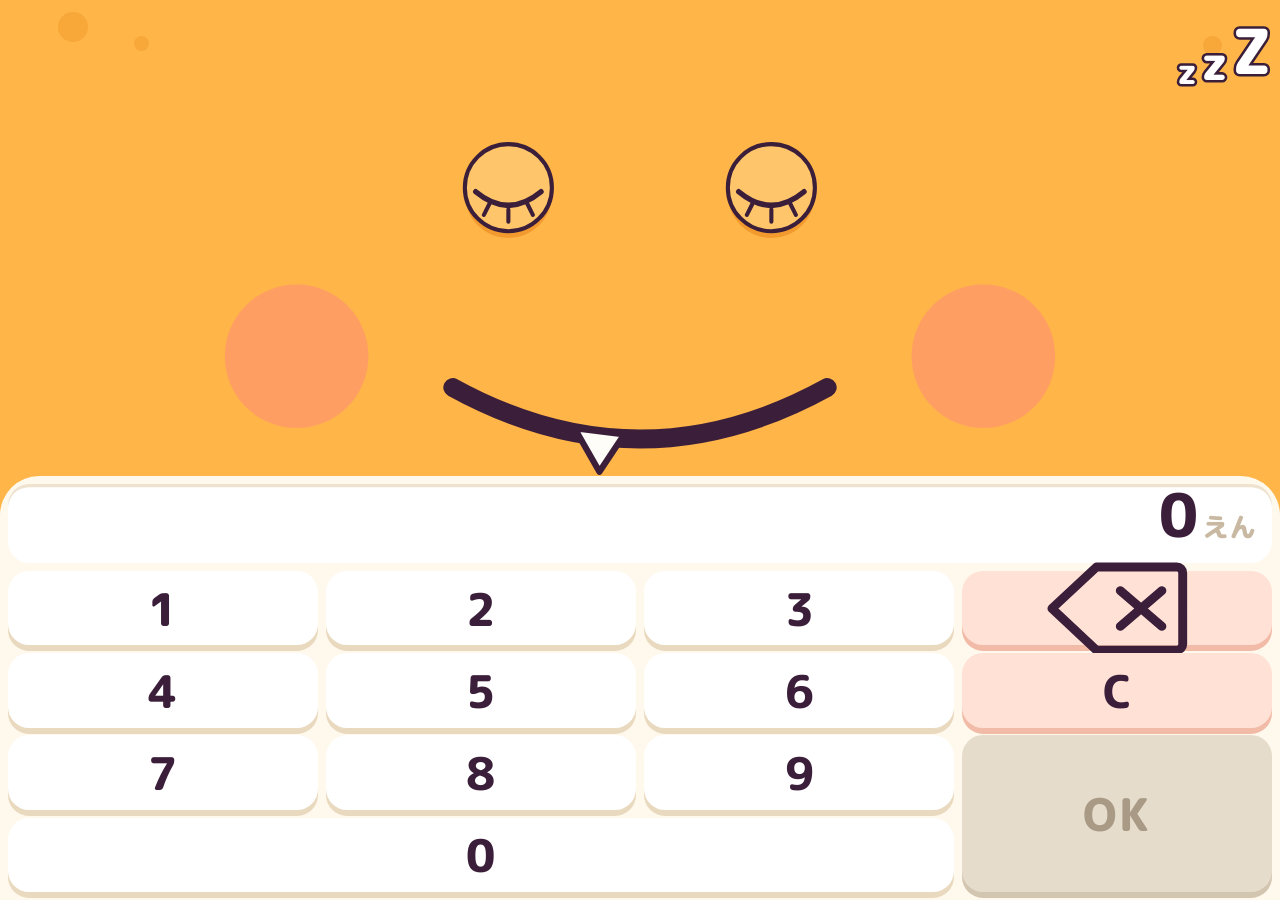
<file: index.html>
<!doctype html>
<html lang="ja">
<head>
<meta charset="utf-8">
<meta name="viewport" content="width=device-width, initial-scale=1, maximum-scale=1, user-scalable=no, viewport-fit=cover">
<meta name="apple-mobile-web-app-capable" content="yes">
<meta name="apple-mobile-web-app-title" content="かいけいモンスター">
<meta name="apple-mobile-web-app-status-bar-style" content="black-translucent">
<meta name="theme-color" content="#FFB547">
<meta name="description" content="3歳児のままごと用レジ。画面のお金の絵の上に本物のお金を並べて金額感を体で覚える。">
<title>かいけいモンスター</title>
<link rel="manifest" href="manifest.webmanifest">
<link rel="apple-touch-icon" href="icons/icon-180.png">
<link rel="icon" href="icons/icon.svg" type="image/svg+xml">
<!-- デザイン指定フォント。オフライン時は端末のヒラギノ丸ゴに自動で落ちる（README参照） -->
<link rel="preconnect" href="https://fonts.gstatic.com" crossorigin>
<link rel="stylesheet" href="https://fonts.googleapis.com/css2?family=M+PLUS+Rounded+1c:wght@500;800&amp;display=swap">
<link rel="stylesheet" href="css/base.css">
<link rel="stylesheet" href="css/skin.css">
</head>
<body data-state="sleep" data-mode="fine" data-empty="1">

<!-- ===================== SKIN: おかねのイラスト =====================
     原本は skin/money.svg。差し替えるときはこのブロックごと入れ替える。
     ★守ること: 本物の紙幣・硬貨に似せない（通貨及証券模造取締法）。
     ★viewBox の縦横比は実寸比（お札 1500:760、硬貨は正方形）。大きさはJSが決める。
     ====================================================================== -->
<svg id="money-defs" aria-hidden="true" focusable="false">
  <defs>
    <symbol id="m-coin1" viewBox="0 0 100 100">
      <circle cx="50" cy="50" r="48" fill="#A9BFCB"></circle>
      <circle cx="50" cy="50" r="42" fill="#E8EEF2"></circle>
      <circle cx="50" cy="50" r="36" fill="none" stroke="#A9BFCB" stroke-opacity=".95" stroke-width="2.5"></circle>
      <circle cx="50" cy="50" r="31" fill="none" stroke="#A9BFCB" stroke-opacity=".7" stroke-width="1.6"></circle>
      <text x="50" y="62" text-anchor="middle" class="km-num" font-size="40" fill="#3B1F3A">1</text>
      <text x="50" y="80" text-anchor="middle" class="km-num" font-size="12" fill="#3B1F3A">えん</text>
    </symbol>
    <symbol id="m-coin5" viewBox="0 0 100 100">
      <path d="M2 50 A48 48 0 1 0 98 50 A48 48 0 1 0 2 50 Z M38.6 50 A11.4 11.4 0 1 1 61.4 50 A11.4 11.4 0 1 1 38.6 50 Z" fill="#C79A1C" fill-rule="evenodd"></path>
      <path d="M8 50 A42 42 0 1 0 92 50 A42 42 0 1 0 8 50 Z M36 50 A14 14 0 1 1 64 50 A14 14 0 1 1 36 50 Z" fill="#F2C64B" fill-rule="evenodd"></path>
      <circle cx="50" cy="50" r="30" fill="none" stroke="#C79A1C" stroke-opacity=".9" stroke-width="2.5" stroke-dasharray="5 6"></circle>
      <text x="50" y="30" text-anchor="middle" class="km-num" font-size="26" fill="#3B1F3A">5</text>
      <text x="50" y="83" text-anchor="middle" class="km-num" font-size="12" fill="#3B1F3A">えん</text>
    </symbol>
    <symbol id="m-coin10" viewBox="0 0 100 100">
    <circle cx="50" cy="50" r="48" fill="#E06F2A"></circle>
    <circle cx="50" cy="50" r="42" fill="#FF9A52"></circle>
    <circle cx="50" cy="50" r="36" fill="none" stroke="#FFFFFF" stroke-opacity=".7" stroke-width="2.5" stroke-dasharray="4 5"></circle>
    <text x="50" y="61" text-anchor="middle" class="km-num" font-weight="800" font-size="36" fill="#3B1F3A">10</text>
    <text x="50" y="80" text-anchor="middle" class="km-num" font-weight="800" font-size="12" fill="#3B1F3A">えん</text>
    </symbol>
    <symbol id="m-coin50" viewBox="0 0 100 100">
    <path d="M2 50 A48 48 0 1 0 98 50 A48 48 0 1 0 2 50 Z M40.5 50 A9.5 9.5 0 1 1 59.5 50 A9.5 9.5 0 1 1 40.5 50 Z" fill="#94A8B3" fill-rule="evenodd"></path>
    <path d="M8 50 A42 42 0 1 0 92 50 A42 42 0 1 0 8 50 Z M38 50 A12 12 0 1 1 62 50 A12 12 0 1 1 38 50 Z" fill="#CFDAE0" fill-rule="evenodd"></path>
    <circle cx="50" cy="50" r="15" fill="none" stroke="#94A8B3" stroke-opacity=".9" stroke-width="2.5"></circle>
    <text x="50" y="34" text-anchor="middle" class="km-num" font-weight="800" font-size="24" fill="#3B1F3A">50</text>
    <text x="50" y="82" text-anchor="middle" class="km-num" font-weight="800" font-size="12" fill="#3B1F3A">えん</text>
    </symbol>
    <symbol id="m-coin100" viewBox="0 0 100 100">
    <circle cx="50" cy="50" r="48" fill="#9AADB8"></circle>
    <circle cx="50" cy="50" r="45" fill="none" stroke="#FFFFFF" stroke-width="3" stroke-dasharray="0.1 6" stroke-linecap="round"></circle>
    <circle cx="50" cy="50" r="40" fill="#D6E0E6"></circle>
    <text x="50" y="59" text-anchor="middle" class="km-num" font-weight="800" font-size="30" fill="#3B1F3A">100</text>
    <text x="50" y="77" text-anchor="middle" class="km-num" font-weight="800" font-size="12" fill="#3B1F3A">えん</text>
    </symbol>
    <symbol id="m-coin500" viewBox="0 0 100 100">
    <circle cx="50" cy="50" r="48" fill="#8DA1AD"></circle>
    <path d="M50 6 L54 12 L61 7 L63 14 L71 11 L71 19 L79 18 L77 25 L85 26 L81 32 L88 36 L82 40 L88 46 L82 50 L88 54 L82 60 L88 64 L81 68 L85 74 L77 75 L79 82 L71 81 L71 89 L63 86 L61 93 L54 88 L50 94 L46 88 L39 93 L37 86 L29 89 L29 81 L21 82 L23 75 L15 74 L19 68 L12 64 L18 60 L12 54 L18 50 L12 46 L18 40 L12 36 L19 32 L15 26 L23 25 L21 18 L29 19 L29 11 L37 14 L39 7 L46 12 Z" fill="#C6D2D9"></path>
    <circle cx="50" cy="50" r="30" fill="none" stroke="#8DA1AD" stroke-opacity=".85" stroke-width="2.5"></circle>
    <text x="50" y="59" text-anchor="middle" class="km-num" font-weight="800" font-size="27" fill="#3B1F3A">500</text>
    <text x="50" y="74" text-anchor="middle" class="km-num" font-weight="800" font-size="10" fill="#3B1F3A">えん</text>
    </symbol>
    <symbol id="m-bill1000" viewBox="0 0 1500 760">
    <rect width="1500" height="760" rx="56" fill="#8E6BE0"></rect>
    <rect x="18" y="18" width="1464" height="724" rx="44" fill="#C9AEFF"></rect>
    <rect x="54" y="54" width="1392" height="652" rx="30" fill="none" stroke="#FFFFFF" stroke-width="8" stroke-dasharray="26 20"></rect>
    <circle cx="300" cy="380" r="170" fill="#FFFFFF" fill-opacity=".55"></circle>
    <circle cx="300" cy="392" r="120" fill="#FFB547"></circle>
    <circle cx="258" cy="372" r="18" fill="#3B1F3A"></circle><circle cx="342" cy="372" r="18" fill="#3B1F3A"></circle>
    <path d="M250 428 Q300 470 350 428" fill="none" stroke="#3B1F3A" stroke-width="12" stroke-linecap="round"></path>
    <text x="900" y="480" text-anchor="middle" class="km-num" font-weight="800" font-size="290" fill="#3B1F3A">1000</text>
    <text x="1300" y="610" text-anchor="middle" class="km-num" font-weight="800" font-size="90" fill="#3B1F3A">えん</text>
    <circle cx="120" cy="120" r="22" fill="#FFFFFF"></circle><circle cx="1380" cy="120" r="22" fill="#FFFFFF"></circle>
    <circle cx="120" cy="640" r="22" fill="#FFFFFF"></circle><circle cx="1380" cy="640" r="22" fill="#FFFFFF"></circle>
    </symbol>
  </defs>
</svg>

<div id="stage">

  <!-- ===================== SKIN: かいじゅう =====================
       原本は skin/monster.svg。画面全体が怪獣の顔で、口の中が お金トレイ。
       ============================================================ -->
  <div id="monster">
    <div id="face" aria-hidden="true">
      <span class="freckle f1"></span><span class="freckle f2"></span><span class="freckle f3"></span>
    </div>

    <div id="zzz" aria-hidden="true"><span>z</span><span>z</span><span>Z</span></div>

    <div id="eyes">
      <button class="eye" id="eye-left" type="button" aria-label="おかねの だしかたを きりかえる">
        <svg class="eye-svg" viewBox="0 0 160 160" aria-hidden="true">
        <g class="eye-art eye-open eye-open--fine">
          <circle cx="80" cy="86" r="64" class="eye-shade"/>
          <circle cx="80" cy="76" r="64" class="eye-white"/>
          <circle cx="80" cy="80" r="20" class="eye-ink"/>
          <g class="eye-ink">
            <circle cx="120" cy="80" r="4.5"/><circle cx="108.3" cy="108.3" r="4.5"/>
            <circle cx="80" cy="120" r="4.5"/><circle cx="51.7" cy="108.3" r="4.5"/>
            <circle cx="40" cy="80" r="4.5"/><circle cx="51.7" cy="51.7" r="4.5"/>
            <circle cx="80" cy="40" r="4.5"/><circle cx="108.3" cy="51.7" r="4.5"/>
          </g>
          <circle cx="73" cy="73" r="6" fill="#fff"/>
        </g>
        <g class="eye-art eye-open eye-open--coarse">
          <circle cx="80" cy="86" r="64" class="eye-shade"/>
          <circle cx="80" cy="76" r="64" class="eye-white"/>
          <circle cx="80" cy="80" r="42" class="eye-ink"/>
          <circle cx="65" cy="63" r="14" fill="#fff"/><circle cx="97" cy="97" r="5" fill="#fff"/>
        </g>
        <g class="eye-art eye-closed" transform="translate(80 80) scale(1.125) translate(-80 -80)">
          <circle cx="80" cy="86" r="64" class="eye-shade"/>
          <circle cx="80" cy="76" r="64" class="eye-lid"/>
          <path d="M32 82 Q80 122 128 82" class="eye-lash" stroke-width="8"/>
          <path d="M52 100 L44 116 M80 108 L80 126 M108 100 L116 116" class="eye-lash" stroke-width="6"/>
        </g>
        <g class="eye-art eye-spiral" transform="translate(80 80) scale(1.4375) translate(-80 -80)">
          <circle cx="80" cy="86" r="64" class="eye-shade"/>
          <circle cx="80" cy="76" r="64" class="eye-white"/>
          <path d="M80 76 a5 5 0 0 1 10 0 a10 10 0 0 1 -20 0 a15 15 0 0 1 30 0 a20 20 0 0 1 -40 0 a25 25 0 0 1 50 0 a30 30 0 0 1 -60 0"
                class="eye-lash" stroke-width="7"/>
        </g>
        </svg>
      </button>

      <div id="mode-label">こまかい</div>

      <button class="eye" id="eye-right" type="button" aria-label="おかねの だしかたを きりかえる">
        <svg class="eye-svg" viewBox="0 0 160 160" aria-hidden="true">
        <g class="eye-art eye-open eye-open--fine">
          <circle cx="80" cy="86" r="64" class="eye-shade"/>
          <circle cx="80" cy="76" r="64" class="eye-white"/>
          <circle cx="80" cy="80" r="20" class="eye-ink"/>
          <g class="eye-ink">
            <circle cx="120" cy="80" r="4.5"/><circle cx="108.3" cy="108.3" r="4.5"/>
            <circle cx="80" cy="120" r="4.5"/><circle cx="51.7" cy="108.3" r="4.5"/>
            <circle cx="40" cy="80" r="4.5"/><circle cx="51.7" cy="51.7" r="4.5"/>
            <circle cx="80" cy="40" r="4.5"/><circle cx="108.3" cy="51.7" r="4.5"/>
          </g>
          <circle cx="73" cy="73" r="6" fill="#fff"/>
        </g>
        <g class="eye-art eye-open eye-open--coarse">
          <circle cx="80" cy="86" r="64" class="eye-shade"/>
          <circle cx="80" cy="76" r="64" class="eye-white"/>
          <circle cx="80" cy="80" r="42" class="eye-ink"/>
          <circle cx="65" cy="63" r="14" fill="#fff"/><circle cx="97" cy="97" r="5" fill="#fff"/>
        </g>
        <g class="eye-art eye-closed" transform="translate(80 80) scale(1.125) translate(-80 -80)">
          <circle cx="80" cy="86" r="64" class="eye-shade"/>
          <circle cx="80" cy="76" r="64" class="eye-lid"/>
          <path d="M32 82 Q80 122 128 82" class="eye-lash" stroke-width="8"/>
          <path d="M52 100 L44 116 M80 108 L80 126 M108 100 L116 116" class="eye-lash" stroke-width="6"/>
        </g>
        <g class="eye-art eye-spiral" transform="translate(80 80) scale(1.4375) translate(-80 -80)">
          <circle cx="80" cy="86" r="64" class="eye-shade"/>
          <circle cx="80" cy="76" r="64" class="eye-white"/>
          <path d="M80 76 a5 5 0 0 1 10 0 a10 10 0 0 1 -20 0 a15 15 0 0 1 30 0 a20 20 0 0 1 -40 0 a25 25 0 0 1 50 0 a30 30 0 0 1 -60 0"
                class="eye-lash" stroke-width="7"/>
        </g>
        </svg>
      </button>
    </div>

    <!-- ねているときの口（とじた笑顔）とほっぺ -->
    <svg class="mouth-art" id="mouth-closed-art" viewBox="0 330 820 220" aria-hidden="true">
      <g class="cheeks"><circle cx="190" cy="400" r="46"/><circle cx="630" cy="400" r="46"/></g>
      <path d="M290 420 Q410 486 530 420" class="lip-line" stroke-width="12"/>
      <path d="M368 446 L384 474 L400 450Z" class="tooth"/>
    </svg>

    <!-- もぐもぐしているときの口とほっぺ -->
    <svg class="mouth-art" id="mouth-chew-art" viewBox="0 520 820 260" aria-hidden="true">
      <g class="cheeks cheeks--big"><circle cx="175" cy="645" r="86"/><circle cx="645" cy="645" r="86"/></g>
      <path d="M190 620 Q410 560 630 620 Q650 700 410 730 Q170 700 190 620Z" class="chew-mouth"/>
      <path class="seam" d="M215 650 Q262 625 310 650 T410 650 T510 650 T605 650"/>
      <path d="M296 652 L314 690 L332 650Z" class="tooth"/>
    </svg>
    <div id="munch" aria-hidden="true">むしゃむしゃ</div>

    <!-- あいている口。この中の #tray に実寸のお金が並ぶ -->
    <div id="mouth">
      <div id="mouth-inner">
        <svg id="teeth" viewBox="0 0 820 40" preserveAspectRatio="none" aria-hidden="true">
          <path d="M118 0 Q146 40 174 0Z M208 0 Q236 40 264 0Z M556 0 Q584 40 612 0Z M646 0 Q674 40 702 0Z"/>
        </svg>
        <div id="tray"></div>
        <div id="mouth-text">
          <span class="line1">おかいけい</span><span class="line2">ありがとう</span>
        </div>
        <svg id="sparkles" viewBox="0 0 400 560" preserveAspectRatio="none" aria-hidden="true">
          <path d="M60 90l9 24 24 9-24 9-9 24-9-24-24-9 24-9z"/>
          <path d="M330 60l7 19 19 7-19 7-7 19-7-19-19-7 19-7z"/>
          <path d="M40 430l7 19 19 7-19 7-7 19-7-19-19-7 19-7z"/>
          <path d="M340 410l9 24 24 9-24 9-9 24-9-24-24-9 24-9z"/>
          <path d="M200 505l6 16 16 6-16 6-6 16-6-16-16-6 16-6z"/>
        </svg>
      </div>
    </div>
  </div>
  <!-- =================== /SKIN: かいじゅう =================== -->

  <!-- data-keypad="open" … テンキー全面 / "bar" … 細いバーに畳む -->
  <div id="controls" data-keypad="open">
    <button id="amount" type="button" aria-label="テンキーを ひらく／とじる">
      <span id="amount-value"><span class="typed">0</span></span>
      <span id="amount-unit">えん</span>
    </button>

    <div id="keypad">
      <button class="key" type="button" data-key="1">1</button>
      <button class="key" type="button" data-key="2">2</button>
      <button class="key" type="button" data-key="3">3</button>
      <button class="key key--sub" type="button" data-key="back" aria-label="ひとつ けす">
        <svg viewBox="0 0 48 32" aria-hidden="true"><path d="M17 2h27a2 2 0 0 1 2 2v24a2 2 0 0 1-2 2H17L2 16z"/><path class="x" d="M25 10l14 12M39 10L25 22"/></svg>
      </button>

      <button class="key" type="button" data-key="4">4</button>
      <button class="key" type="button" data-key="5">5</button>
      <button class="key" type="button" data-key="6">6</button>
      <button class="key key--sub" type="button" data-key="clear" aria-label="ぜんぶ けす">C</button>

      <button class="key" type="button" data-key="7">7</button>
      <button class="key" type="button" data-key="8">8</button>
      <button class="key" type="button" data-key="9">9</button>

      <button class="key key--zero" type="button" data-key="0">0</button>
    </div>

    <button id="ok" type="button">OK</button>
  </div>
</div>

<!-- 設定を開くための隠しホットスポット（右上を2秒長押し。見える印は置かない） -->
<div id="corner-hotspot" aria-hidden="true"></div>

<div id="calibrate" hidden>
  <div class="cal-card">
    <h1>おおきさ あわせ</h1>
    <p>本物の500円玉を円の上に置き、ふちがぴったり重なるように<br>スライダーを動かしてください。</p>
    <div id="cal-stage"><div id="cal-coin"><span>500</span></div></div>
    <input id="cal-slider" type="range" min="3" max="9" step="0.01" aria-label="おおきさ">
    <div class="cal-scale"><span>ちいさく</span><b id="cal-readout"></b><span>おおきく</span></div>
    <div class="cal-buttons">
      <button id="cal-reset" type="button">もとにもどす</button>
      <button id="cal-close" type="button">とじる</button>
    </div>
  </div>
</div>

<script src="js/money.js"></script>
<script src="js/layout.js"></script>
<script src="js/calibrate.js"></script>
<script src="js/audio.js"></script>
<script src="js/keypad.js"></script>
<script src="js/monster.js"></script>
<script src="js/app.js"></script>
</body>
</html>
</file>
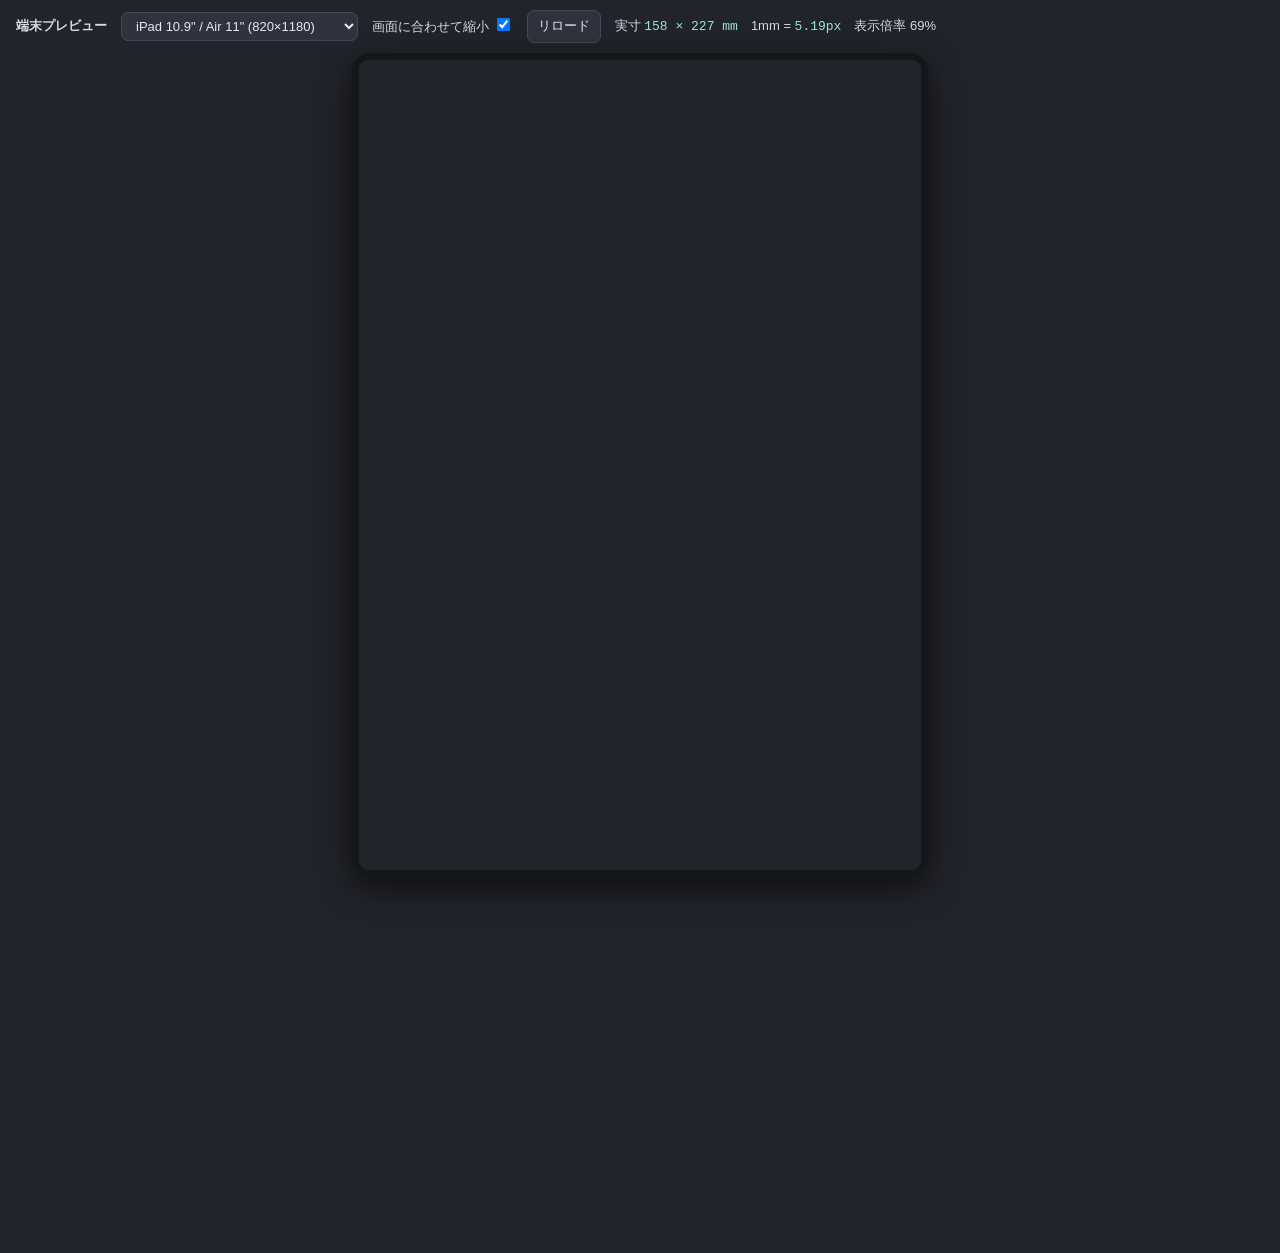
<file: test/ipad.html>
<!doctype html>
<html lang="ja">
<head>
<meta charset="utf-8">
<title>端末プレビュー — かいけいモンスター</title>
<style>
  body { margin: 0; background: #22242b; color: #d8dae2; font: 13px/1.6 -apple-system, "Hiragino Sans", sans-serif; }
  header { display: flex; gap: 14px; align-items: center; padding: 10px 16px; flex-wrap: wrap; }
  select, button { font: inherit; padding: 5px 10px; border-radius: 7px; border: 1px solid #454956; background: #30333d; color: #e7e9ef; }
  .wrap { display: flex; justify-content: center; align-items: flex-start; }
  .device { border: 10px solid #15161a; border-radius: 26px; overflow: hidden; transform-origin: top center; box-shadow: 0 16px 50px rgba(0,0,0,.6); }
  iframe { display: block; border: 0; }
  code { color: #9fe6cf; }
</style>
</head>
<body>
<header>
  <strong>端末プレビュー</strong>
  <select id="dev"></select>
  <label>画面に合わせて縮小 <input id="fit" type="checkbox" checked></label>
  <button id="reload">リロード</button>
  <span id="info"></span>
</header>
<div class="wrap"><div class="device" id="device"><iframe id="f" src="../index.html"></iframe></div></div>
<script>
/* 各iPadの CSSピクセル解像度と、そこから計算した実寸(1mmあたりのpx)。
   実機の見え方（お金が何枚収まるか）をMac上で確認するための開発ツール。 */
var DEVICES = [
  { name: 'iPad 10.9" / Air 11"', w: 820, h: 1180, inch: 10.9 },
  { name: 'iPad 10.2"',           w: 810, h: 1080, inch: 10.2 },
  { name: 'iPad Pro 11"',         w: 834, h: 1194, inch: 11.0 },
  { name: 'iPad Pro 12.9"',       w: 1024, h: 1366, inch: 12.9 },
  { name: 'iPad mini 8.3"',       w: 744, h: 1133, inch: 8.3 },
  { name: 'iPad 9.7"',            w: 768, h: 1024, inch: 9.7 },
  { name: 'iPhone 16 Pro',        w: 402, h: 874, inch: 6.3 },
  { name: 'iPhone 15 / 14 Pro',   w: 393, h: 852, inch: 6.1 },
  { name: 'iPhone 13 / 14',       w: 390, h: 844, inch: 6.1 },
  { name: 'iPhone 15 Pro Max',    w: 430, h: 932, inch: 6.7 },
  { name: 'iPhone SE (第2/3世代)', w: 375, h: 667, inch: 4.7 }
];

var sel = document.getElementById('dev');
DEVICES.forEach(function (d, i) {
  var o = document.createElement('option');
  o.value = i; o.textContent = d.name + '  (' + d.w + '×' + d.h + ')';
  sel.appendChild(o);
});

function apply() {
  var d = DEVICES[sel.value];
  var pxmm = Math.sqrt(d.w * d.w + d.h * d.h) / (d.inch * 25.4);
  try { localStorage.setItem('ct.pxPerMm', String(pxmm)); } catch (e) {}

  var f = document.getElementById('f');
  f.width = d.w; f.height = d.h;
  var dev = document.getElementById('device');
  var avail = window.innerHeight - 90;
  var scale = document.getElementById('fit').checked ? Math.min(1, avail / d.h) : 1;
  dev.style.transform = 'scale(' + scale + ')';

  document.getElementById('info').innerHTML =
    '実寸 <code>' + (d.w / pxmm).toFixed(0) + ' × ' + (d.h / pxmm).toFixed(0) + ' mm</code>' +
    '　1mm = <code>' + pxmm.toFixed(2) + 'px</code>　表示倍率 ' + (scale * 100).toFixed(0) + '%';
  f.src = '../index.html?t=' + Date.now();   // 開発中にキャッシュを掴まないように
}

sel.addEventListener('change', apply);
document.getElementById('fit').addEventListener('change', apply);
document.getElementById('reload').addEventListener('click', function () {
  document.getElementById('f').src = '../index.html?t=' + Date.now();
});
window.addEventListener('resize', apply);
apply();
</script>
</body>
</html>
</file>
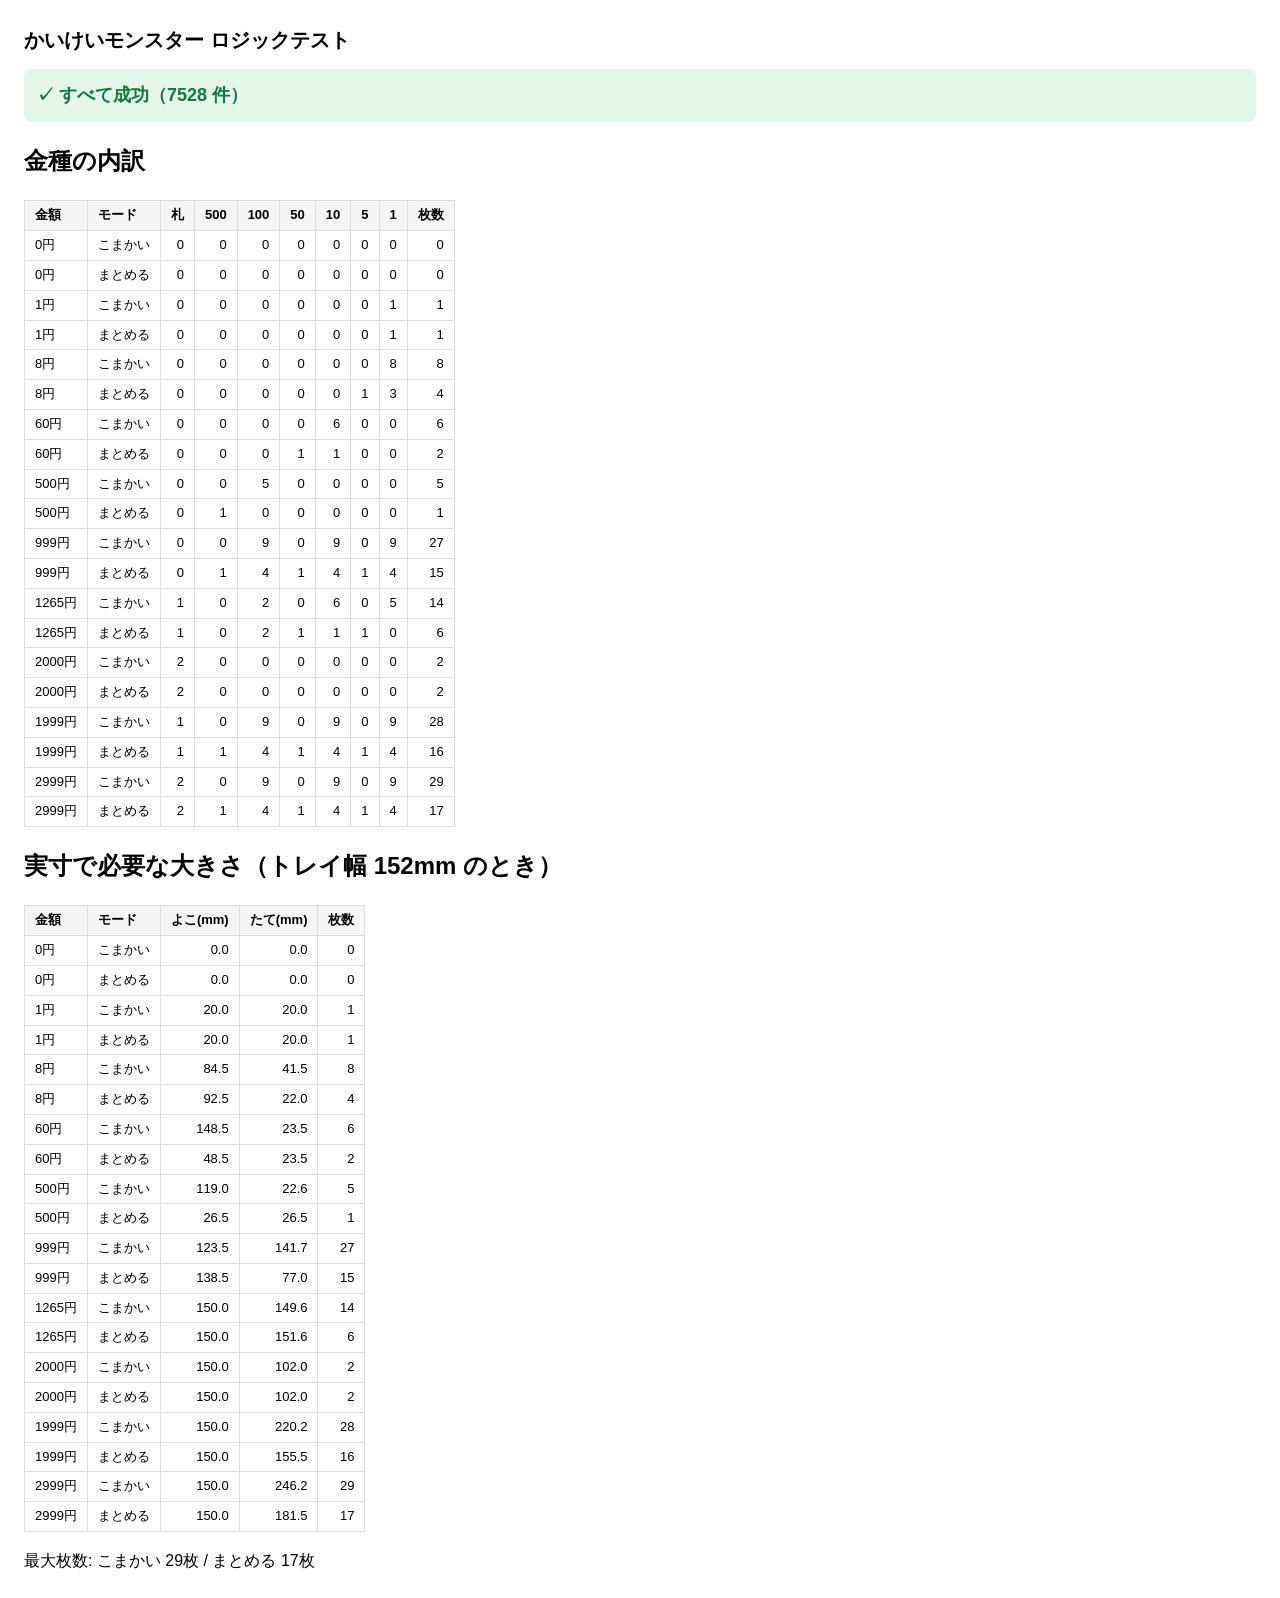
<file: test/money.test.html>
<!doctype html>
<html lang="ja">
<head>
<meta charset="utf-8">
<title>かいけいモンスター テスト</title>
<style>
  body { font-family: -apple-system, "Hiragino Sans", sans-serif; margin: 24px; line-height: 1.6; }
  h1 { font-size: 20px; }
  .ok { color: #137a3a; } .ng { color: #b3261e; font-weight: 700; }
  #summary { font-size: 18px; font-weight: 700; padding: 12px; border-radius: 8px; margin: 12px 0; }
  #summary.pass { background: #e4f6ea; color: #137a3a; }
  #summary.fail { background: #fde8e6; color: #b3261e; }
  table { border-collapse: collapse; margin-top: 8px; font-size: 13px; }
  td, th { border: 1px solid #ddd; padding: 4px 10px; text-align: right; }
  th { background: #f5f5f5; }
  td.l, th.l { text-align: left; }
  ul { padding-left: 20px; }
</style>
</head>
<body>
<h1>かいけいモンスター ロジックテスト</h1>
<div id="summary">実行中…</div>
<div id="out"></div>

<script src="../js/money.js"></script>
<script src="../js/layout.js"></script>
<script>
(function () {
  var M = CT.money, L = CT.layout;
  var fails = [], checks = 0;

  function eq(label, got, want) {
    checks++;
    if (JSON.stringify(got) !== JSON.stringify(want)) {
      fails.push(label + ' → ' + JSON.stringify(got) + ' (期待 ' + JSON.stringify(want) + ')');
      return false;
    }
    return true;
  }

  function bd(o) {
    var base = { bill1000: 0, coin500: 0, coin100: 0, coin50: 0, coin10: 0, coin5: 0, coin1: 0 };
    for (var k in o) base[k] = o[k];
    return base;
  }

  /* --- 仕様に明記された例 --- */
  eq('1210円 こまかい', M.breakdown(1210, 'fine'), bd({ bill1000: 1, coin100: 2, coin10: 1 }));
  eq('60円 こまかい（10円6枚）', M.breakdown(60, 'fine'), bd({ coin10: 6 }));
  eq('60円 まとめる（50円+10円）', M.breakdown(60, 'coarse'), bd({ coin50: 1, coin10: 1 }));
  eq('0円', M.breakdown(0, 'fine'), bd({}));
  // 一の位も他の位と同じ扱い
  eq('8円 こまかい（1円8枚）', M.breakdown(8, 'fine'), bd({ coin1: 8 }));
  eq('8円 まとめる（5円+1円3枚）', M.breakdown(8, 'coarse'), bd({ coin5: 1, coin1: 3 }));
  eq('1265円 こまかい', M.breakdown(1265, 'fine'),
     bd({ bill1000: 1, coin100: 2, coin10: 6, coin1: 5 }));
  eq('1265円 まとめる', M.breakdown(1265, 'coarse'),
     bd({ bill1000: 1, coin100: 2, coin50: 1, coin10: 1, coin5: 1 }));
  eq('2999円 こまかい（最大29枚）', M.breakdown(2999, 'fine'),
     bd({ bill1000: 2, coin100: 9, coin10: 9, coin1: 9 }));
  eq('2999円 まとめる', M.breakdown(2999, 'coarse'),
     bd({ bill1000: 2, coin500: 1, coin100: 4, coin50: 1, coin10: 4, coin5: 1, coin1: 4 }));
  // 千の位はこまかいモードでも分解しない
  eq('2000円 こまかい（札2枚のまま）', M.breakdown(2000, 'fine'), bd({ bill1000: 2 }));
  // 上限を超えた入力は 2999 に丸める
  eq('3000円は上限2999に丸める', M.breakdown(3000, 'fine'), M.breakdown(2999, 'fine'));

  /* --- 全金額の総当たり --- */
  var maxFine = 0, maxCoarse = 0;
  for (var a = 0; a <= M.MAX_AMOUNT; a++) {
    ['fine', 'coarse'].forEach(function (mode) {
      var b = M.breakdown(a, mode);
      checks++;
      if (M.total(b) !== a) fails.push(a + '円 ' + mode + ' の合計が ' + M.total(b));
      // こまかいモードでは 500円玉・50円玉・5円玉を使わない
      if (mode === 'fine' && (b.coin500 || b.coin50 || b.coin5)) {
        checks++; fails.push(a + '円 こまかい で 500/50/5円玉が出た');
      }
      // まとめるモードは常にこまかい以下の枚数
      if (mode === 'coarse' && M.count(b) > M.count(M.breakdown(a, 'fine'))) {
        checks++; fails.push(a + '円 まとめる の枚数がこまかいより多い');
      }
      if (mode === 'fine') maxFine = Math.max(maxFine, M.count(b));
      else maxCoarse = Math.max(maxCoarse, M.count(b));
    });
  }

  /* --- 実寸レイアウト（iPad 10.9インチ縦 = トレイ幅およそ152mm 想定） --- */
  var AVAIL_W = 152;
  var SAMPLES = [0, 1, 8, 60, 500, 999, 1265, 2000, 1999, 2999];
  var rows = SAMPLES.map(function (a) {
    return ['fine', 'coarse'].map(function (mode) {
      var p = L.plan(M.breakdown(a, mode), AVAIL_W);
      return { a: a, mode: mode, w: p.w, h: p.h, n: p.items.length };
    });
  }).reduce(function (x, y) { return x.concat(y); }, []);

  // 置いたお金どうしが重なっていないこと（お札の意図的な重ねだけは除く）
  rows.forEach(function (r) {
    var p = L.plan(M.breakdown(r.a, r.mode), AVAIL_W);
    var coins = p.items.filter(function (it) { return it.kind !== 'bill1000'; });
    for (var i = 0; i < coins.length; i++) {
      for (var j = i + 1; j < coins.length; j++) {
        var A = coins[i], B = coins[j];
        var dx = (A.x + A.w / 2) - (B.x + B.w / 2);
        var dy = (A.y + A.h / 2) - (B.y + B.h / 2);
        var need = (A.w + B.w) / 2;
        checks++;
        if (Math.sqrt(dx * dx + dy * dy) < need - 0.01) {
          fails.push(r.a + '円 ' + r.mode + ' で硬貨が重なっている');
          i = j = coins.length;
        }
      }
    }
  });

  /* --- 出力 --- */
  var html = '<h2>金種の内訳</h2><table><tr><th class="l">金額</th><th class="l">モード</th>' +
             '<th>札</th><th>500</th><th>100</th><th>50</th><th>10</th><th>5</th><th>1</th><th>枚数</th></tr>';
  SAMPLES.forEach(function (a) {
    ['fine', 'coarse'].forEach(function (mode) {
      var b = M.breakdown(a, mode);
      html += '<tr><td class="l">' + a + '円</td><td class="l">' +
        (mode === 'fine' ? 'こまかい' : 'まとめる') + '</td><td>' +
        b.bill1000 + '</td><td>' + b.coin500 + '</td><td>' + b.coin100 + '</td><td>' +
        b.coin50 + '</td><td>' + b.coin10 + '</td><td>' + b.coin5 + '</td><td>' +
        b.coin1 + '</td><td>' + M.count(b) + '</td></tr>';
    });
  });
  html += '</table>';

  html += '<h2>実寸で必要な大きさ（トレイ幅 ' + AVAIL_W + 'mm のとき）</h2><table>' +
          '<tr><th class="l">金額</th><th class="l">モード</th><th>よこ(mm)</th><th>たて(mm)</th><th>枚数</th></tr>';
  rows.forEach(function (r) {
    html += '<tr><td class="l">' + r.a + '円</td><td class="l">' +
      (r.mode === 'fine' ? 'こまかい' : 'まとめる') + '</td><td>' +
      r.w.toFixed(1) + '</td><td>' + r.h.toFixed(1) + '</td><td>' + r.n + '</td></tr>';
  });
  html += '</table><p>最大枚数: こまかい ' + maxFine + '枚 / まとめる ' + maxCoarse + '枚</p>';

  if (fails.length) {
    html += '<h2 class="ng">失敗</h2><ul><li>' + fails.join('</li><li>') + '</li></ul>';
  }
  document.getElementById('out').innerHTML = html;

  var s = document.getElementById('summary');
  s.className = fails.length ? 'fail' : 'pass';
  s.textContent = fails.length
    ? '✗ ' + fails.length + ' 件 失敗 / ' + checks + ' 件中'
    : '✓ すべて成功（' + checks + ' 件）';
})();
</script>
</body>
</html>
</file>
<file: css/base.css>
/* base.css — レイアウトと状態遷移だけ。色や形（見た目）は skin.css 側。
   スタイルガイド（iPad 10.9インチ 820x1180pt / 5.25px/mm）の構図を、
   どのiPadでも成立するように mm 基準で組み直したもの。 */

:root {
  /* calibrate.js が起動時とリサイズ時に実際の値を書き込む。
       --mm … 実寸の1mm。**お金の絵だけ**がこれを使う（JS側で計算）
       --u  … UIの寸法の単位。画面サイズに追従する
              （iPad縦では --u ≒ --mm。iPhoneのような小さい画面では小さくなり、
                目やテンキーが画面からはみ出さない） */
  --px-per-mm: 5.25;
  --mm: 5.25px;
  --u: 5.25px;

  /* 下のコントロールの高さ（デザイン上のmm。実際には --u 倍して使う）
     open … テンキー全面（ねているとき）
     bar  … 細いバーに畳んで口を画面いっぱいにする（入力中） */
  --controls-open-mm: 107;
  --controls-bar-mm: 22;
  --controls-mm: var(--controls-open-mm);

  --eyes-mm: 30;
  --eye-mm: 24.4;      /* スタイルガイドの目の直径 128px / 5.25 */
  --gap-mm: 2;
  --lip-mm: 1.5;
}

*, *::before, *::after { box-sizing: border-box; }

html, body {
  height: 100%;
  margin: 0;
  padding: 0;
  overflow: hidden;
  overscroll-behavior: none;
  touch-action: manipulation;
  -webkit-user-select: none;
  user-select: none;
  -webkit-tap-highlight-color: transparent;
  -webkit-touch-callout: none;
}

button { font: inherit; border: 0; margin: 0; padding: 0; cursor: pointer; background: none; }

#money-defs { position: absolute; width: 0; height: 0; overflow: hidden; }

#stage {
  position: fixed;
  top: 0; left: 0; right: 0;
  height: 100%;
  height: 100svh;   /* iOS Safari の下部ツールバーに隠れないように */
  display: flex;
  flex-direction: column;
  padding:
    env(safe-area-inset-top) env(safe-area-inset-right)
    env(safe-area-inset-bottom) env(safe-area-inset-left);
}

/* ---------- かいじゅう ---------- */

#monster {
  position: relative;
  flex: 1 1 auto;
  min-height: 0;
  display: flex;
  flex-direction: column;
}

#face { position: absolute; inset: 0; z-index: 0; }
.freckle { position: absolute; border-radius: 50%; }
.f1 { left: 4.5%;  top: 2.5%;  width: calc(7.6 * var(--u)); aspect-ratio: 1; }
.f2 { left: 10.5%; top: 7.5%;  width: calc(3.8 * var(--u)); aspect-ratio: 1; }
.f3 { right: 4.5%; top: 7.5%;  width: calc(5.0 * var(--u)); aspect-ratio: 1; }

/* 目 */
#eyes {
  position: relative;
  z-index: 3;
  flex: 0 0 auto;
  height: calc(var(--eyes-mm) * var(--u));
  display: flex;
  justify-content: center;
  align-items: center;
  gap: calc(7 * var(--u));
  transition: height .38s cubic-bezier(.34, 1.3, .64, 1);
}
/* ねているときは顔が広いので、目を顔の真ん中あたりまで下げる（スタイルガイドの構図） */
body[data-state="sleep"] #eyes { height: 80%; }

.eye {
  width: calc(var(--eye-mm) * var(--u));
  height: calc(var(--eye-mm) * var(--u));
  border-radius: 50%;
  flex: 0 0 auto;
}
.eye-svg { display: block; width: 100%; height: 100%; overflow: visible; }

/* 状態ごとに1種類だけ見せる */
.eye-art { display: none; }
body[data-state="sleep"] .eye-closed,
body[data-state="eating"] .eye-spiral { display: block; }
body[data-state="sleep"].peek .eye-closed { display: none; }
body:is([data-state="input"], [data-state="thanks"])[data-mode="fine"] .eye-open--fine,
body:is([data-state="input"], [data-state="thanks"])[data-mode="coarse"] .eye-open--coarse,
body[data-state="sleep"].peek[data-mode="fine"] .eye-open--fine,
body[data-state="sleep"].peek[data-mode="coarse"] .eye-open--coarse { display: block; }

/* まばたき・モード切替のアニメーション（monster.js がクラスを付ける） */
.eye-svg { transform-box: fill-box; transform-origin: center; }
.eye.blink .eye-svg { animation: km-blink 160ms ease-in-out; }
.eye.mode-pop .eye-svg { animation: km-mode-pop 260ms cubic-bezier(.34, 1.56, .64, 1); }
@keyframes km-blink { 50% { transform: scaleY(.1); } }
@keyframes km-mode-pop { 30% { transform: scale(.85); } 70% { transform: scale(1.08); } }

#mode-label {
  flex: 0 0 auto;
  z-index: 3;
  white-space: nowrap;
  visibility: hidden;   /* 見えなくても場所は取る（目の位置を動かさないため） */
}
body:is([data-state="input"], [data-state="thanks"]) #mode-label,
body.peek #mode-label { visibility: visible; }

#zzz {
  position: absolute;
  z-index: 4;
  top: calc(1 * var(--u));
  right: calc(2 * var(--u));
  display: flex;
  align-items: flex-end;
  gap: calc(1 * var(--u));
  pointer-events: none;
  opacity: 0;
  transition: opacity .3s ease;
}
body[data-state="sleep"]:not(.peek) #zzz { opacity: 1; }
#zzz span { animation: km-zzz 2.4s ease-in-out infinite; }
#zzz span:nth-child(2) { animation-delay: .8s; }
#zzz span:nth-child(3) { animation-delay: 1.6s; }
@keyframes km-zzz {
  0%   { opacity: 0; transform: translateY(0); }
  40%  { opacity: 1; }
  100% { opacity: 0; transform: translateY(calc(-5.7 * var(--u))); }
}

/* とじた口 / もぐもぐの口（#mouth とは別レイヤー。scaleYの影響を受けない） */
.mouth-art {
  position: absolute;
  left: 0;
  width: 100%;
  height: auto;
  z-index: 2;
  opacity: 0;
  pointer-events: none;
  transition: opacity .25s ease;
}
#mouth-closed-art { top: 52%; }
#mouth-chew-art   { top: 50%; transform: translateY(-50%); }
body[data-state="sleep"] #mouth-closed-art { opacity: 1; }
body[data-chew] #mouth-chew-art { opacity: 1; }

#munch {
  position: absolute;
  left: 0; right: 0;
  top: 50%;
  margin-top: calc(28 * var(--u));
  z-index: 3;
  text-align: center;
  opacity: 0;
  pointer-events: none;
  transition: opacity .2s ease;
}
body[data-chew] #munch { opacity: 1; animation: km-munch .5s ease-in-out infinite alternate; }
@keyframes km-munch { from { transform: rotate(-2deg) scale(.98); } to { transform: rotate(2deg) scale(1.02); } }

/* ほっぺ（もぐもぐ中はふくらむ） */
body[data-chew] .cheeks--big circle {
  transform-box: fill-box; transform-origin: center;
  animation: km-cheek 250ms ease-in-out 6 alternate;
}
@keyframes km-cheek { to { transform: scale(1.12); } }

/* あいている口 */
#mouth {
  position: relative;
  z-index: 1;
  flex: 1 1 auto;
  min-height: 0;
  margin: 0 0 calc(var(--gap-mm) * var(--u));
  padding: calc(var(--lip-mm) * var(--u));
  transform-origin: 50% 0;
  transition: transform .38s cubic-bezier(.34, 1.56, .64, 1), opacity .2s ease;
}
body[data-state="sleep"] #mouth,
body[data-chew] #mouth { transform: scaleY(.05); opacity: 0; }

#mouth-inner { position: relative; width: 100%; height: 100%; overflow: hidden; }

#teeth {
  position: absolute;
  top: 0; left: 0;
  width: 100%;
  height: calc(7.6 * var(--u));
  pointer-events: none;
}

/* 歯の下から下端まで。ここに実寸のお金が並ぶ（スタイルガイドのトレイ枠） */
#tray {
  position: absolute;
  left: 0; right: 0; bottom: 0;
  top: calc(7.6 * var(--u));
}

#mouth-text {
  position: absolute;
  inset: 0;
  display: flex;
  flex-direction: column;
  align-items: center;
  justify-content: center;
  text-align: center;
  opacity: 0;
  pointer-events: none;
}
#mouth-text span { display: block; }
body[data-state="thanks"] #mouth-text { opacity: 1; }
/* fill は backwards。終わったあとの見た目はアニメーションに頼らない
   （画面が隠れているとアニメーションが止まるため） */
body[data-state="thanks"] #mouth-text span { animation: km-pop 420ms cubic-bezier(.34, 1.56, .64, 1) backwards; }
body[data-state="thanks"] #mouth-text .line2 { animation-delay: 300ms; }
@keyframes km-pop { 0% { transform: scale(0); } 70% { transform: scale(1.1); } 100% { transform: scale(1); } }

#sparkles {
  position: absolute;
  inset: 0;
  width: 100%; height: 100%;
  opacity: 0;
  pointer-events: none;
  transition: opacity .4s ease;
}
body[data-state="thanks"] #sparkles { opacity: 1; }

/* ---------- おかね ---------- */

.money { position: absolute; opacity: 0; }

/* 口が開ききってから1枚ずつポンと出る（遅延は monster.js が付ける）。
   アニメーション終了後の見た目は fill-mode に頼らず .money--in 自身が持つ。 */
.money--in {
  opacity: 1;
  animation: km-money-pop 260ms cubic-bezier(.34, 1.56, .64, 1) backwards;
}

/* 保険: 出終わるはずの時刻に monster.js が settled を付ける。
   画面が隠れているとアニメーションが凍り、backwards の 0%フレーム（scale 0）の
   ままお金が見えなくなるため、そのときはアニメーションごと外して確定させる。 */
#tray.settled .money { animation: none !important; }
@keyframes km-money-pop {
  0%   { transform: scale(0); }
  70%  { transform: scale(1.1); }
  100% { transform: scale(1); }
}
.money--eaten {
  animation: none;
  opacity: 1;
  transition: transform .6s ease-in, opacity .6s ease-in;
}
.money-svg { display: block; width: 100%; height: 100%; overflow: visible; }

/* ---------- コントロール ---------- */

#controls {
  flex: 0 0 auto;
  min-height: 0;
  overflow: hidden;
  height: min(calc(var(--controls-mm) * var(--u)), 56vh);
  gap: calc(var(--gap-mm) * var(--u));
  padding: calc(var(--gap-mm) * var(--u));
  transition: height .32s cubic-bezier(.34, 1.3, .64, 1);
}

#keypad { display: contents; }

/* テンキー全面 */
#controls[data-keypad="open"] {
  --controls-mm: var(--controls-open-mm);
  display: grid;
  grid-template-columns: repeat(4, 1fr);
  grid-template-rows: calc(20 * var(--u)) repeat(4, 1fr);
}
#controls[data-keypad="open"] #amount { grid-column: 1 / -1; }
#controls[data-keypad="open"] .key--zero { grid-column: 1 / 4; grid-row: 5; }
#controls[data-keypad="open"] #ok { grid-column: 4; grid-row: 4 / 6; }

/* 細いバー（金額欄 ＋ C ＋ OK だけ） */
#controls[data-keypad="bar"] {
  --controls-mm: var(--controls-bar-mm);
  display: flex;
  align-items: stretch;
}
#controls[data-keypad="bar"] .key { display: none; }
#controls[data-keypad="bar"] .key[data-key="clear"] { display: flex; flex: 0 0 auto; aspect-ratio: 1.1; }
#controls[data-keypad="bar"] #amount { flex: 1 1 auto; }
#controls[data-keypad="bar"] #ok { flex: 0 0 auto; aspect-ratio: 2.3; }

#amount {
  display: flex;
  align-items: baseline;
  justify-content: flex-end;
  gap: calc(1.5 * var(--u));
  min-width: 0;
  overflow: hidden;
  padding: 0 calc(4 * var(--u));
}

.key, #ok {
  display: flex;
  align-items: center;
  justify-content: center;
  min-width: 0;
  min-height: 0;
}
.key--sub svg { width: 46%; height: auto; }

body[data-empty="1"] #ok,
body[data-state="eating"] #ok, body[data-state="thanks"] #ok,
body[data-state="eating"] .key, body[data-state="thanks"] .key { pointer-events: none; }

/* 上限を超えたキーを押したときの合図 */
#amount.shake { animation: km-shake 240ms; }
@keyframes km-shake {
  0%, 100% { transform: translateX(0); }
  25%, 75% { transform: translateX(calc(-2.3 * var(--u))); }
  50%      { transform: translateX(calc(2.3 * var(--u))); }
}

/* ---------- 隠し設定・較正 ---------- */

/* 見える印は置かない（幼児に見つけさせない） */
#corner-hotspot { position: fixed; top: 0; right: 0; width: 56px; height: 56px; z-index: 50; }

#calibrate {
  position: fixed;
  inset: 0;
  z-index: 100;
  display: flex;
  align-items: center;
  justify-content: center;
  padding: 16px;
}
#calibrate[hidden] { display: none; }
.cal-card { width: min(560px, 100%); max-height: 100%; overflow: auto; padding: 26px; text-align: center; }
#cal-stage { display: flex; align-items: center; justify-content: center; padding: 26px 0; margin: 14px 0; }
#cal-coin { display: flex; align-items: center; justify-content: center; border-radius: 50%; }
#cal-slider { width: 100%; }
.cal-scale { display: flex; justify-content: space-between; align-items: baseline; margin-top: 6px; }
.cal-buttons { display: flex; gap: 12px; justify-content: center; margin-top: 20px; }
.cal-buttons button { flex: 1 1 0; padding: 14px 10px; }

/* スマホ縦持ち。
   画面が小さいとテンキーのキーが薄くなりすぎて幼児には押しにくいので、
   コントロールを厚くして口を少し削る。
   スマホでは どのみちお金を実寸で出せない（画面幅65mm < お札150mm）ので、
   口の広さより押しやすさを優先する。 */
@media (max-width: 600px) and (orientation: portrait) {
  :root {
    --controls-open-mm: 150;
    --controls-bar-mm: 26;
  }
}

@media (prefers-reduced-motion: reduce) {
  * { animation-duration: .001ms !important; transition-duration: .08s !important; }
}
</file>
<file: css/skin.css>
/* skin.css — 見た目（色・形・影・文字サイズ）だけ。
   ===================================================================
   スタイルガイド（skin/skin.delivered.css・skin/monster.svg・skin/money.svg）
   を取り込んだもの。寸法は px 直書きではなく mm 基準に置き換えてあり、
   どのiPadでも同じ見え方になる（5.25px/mm のときデザイン原寸と一致）。
   差し替え方は skin/README.md。
   =================================================================== */

:root {
  /* --- 怪獣 --- */
  --km-body: #FFB547;
  --km-body-shade: #F29A2E;
  --km-cheek: #FF8C7A;
  --km-lip: #E04E3C;
  --km-mouth: #5B2140;
  --km-tooth: #FFFDF7;
  --km-ink: #3B1F3A;
  --km-eye-white: #FFFFFF;
  --km-lid: #FFC56B;
  --km-tray-line: rgba(255, 255, 255, .16);

  /* --- おかね --- */
  /* 本物の硬貨の色に合わせる
     （500・100・50は白銅＝銀、10は青銅＝銅色、5は黄銅＝金色、1はアルミ＝明るい銀）。
     同じ銀でも濃淡をわずかに変え、大きさ・数字・ふちの飾りで見分けられるようにしている。 */
  --km-c500: #C6D2D9;
  --km-c100: #D6E0E6;
  --km-c50:  #CFDAE0;
  --km-c10:  #FF9A52;
  --km-c5:   #F2C64B;
  --km-c1:   #E8EEF2;
  --km-bill: #C9AEFF;

  /* --- コントロール --- */
  --km-panel: #FFF8EC;
  --km-key: #FFFFFF;
  --km-key-pressed: #FFF1D6;
  --km-key-shadow: #E9D9BF;
  --km-key-sub: #FFE1D6;
  --km-key-sub-shadow: #F2BBA8;
  --km-ok: #3FBF6E;
  --km-ok-shadow: #2A8F4F;
  --km-ok-text: #FFFFFF;
  --km-off: #E6DCCB;
  --km-off-shadow: #D3C6B0;
  --km-off-text: #A89A85;
  --km-fixed-zero: #C9B9A3;
  --km-display-inset: #EFE3CF;
  --km-thanks: #FFD23F;

  /* --- 形（スタイルガイドの px を mm に換算: px ÷ 5.25） --- */
  --km-r-key: calc(5.3 * var(--u));
  --km-r-panel: calc(9.9 * var(--u));
  --km-r-mouth: calc(13.7 * var(--u));
  --km-key-depth: calc(1.5 * var(--u));

  --km-fs-key: calc(11.4 * var(--u));
  --km-fs-display: calc(15.2 * var(--u));
  --km-fs-display-bar: calc(12.2 * var(--u));
  --km-fs-yen: calc(6.9 * var(--u));
  --km-fs-mode: calc(5.0 * var(--u));
  --km-fs-thanks: calc(25.1 * var(--u));
  --km-fs-munch: calc(21.3 * var(--u));
  --km-fs-zzz: calc(8.8 * var(--u));

  /* ヒラギノ丸ゴは macOS / iPadOS に入っているので、
     オフラインでも雰囲気の近い丸ゴシックで表示される */
  --km-font: "M PLUS Rounded 1c", "Hiragino Maru Gothic ProN",
             "ヒラギノ丸ゴ ProN W4", "Hiragino Sans", sans-serif;
}

body {
  font-family: var(--km-font);
  font-weight: 800;
  color: var(--km-ink);
  background: var(--km-body);
}
.km-num { font-family: var(--km-font); font-weight: 800; }

/* ---------- かいじゅう ---------- */

#face { background: var(--km-body); }
.freckle { background: var(--km-body-shade); opacity: .55; }

.eye-white { fill: var(--km-eye-white); stroke: var(--km-ink); stroke-width: 6; }
.eye-shade { fill: var(--km-body-shade); }
.eye-lid   { fill: var(--km-lid); stroke: var(--km-ink); stroke-width: 6; }
.eye-ink   { fill: var(--km-ink); }
.eye-lash  { fill: none; stroke: var(--km-ink); stroke-linecap: round; }
.eye { transition: transform 120ms; }
.eye:active { transform: translateY(calc(1.5 * var(--u))); }

#mode-label {
  font-size: var(--km-fs-mode);
  line-height: 1;
  padding: calc(1.6 * var(--u)) calc(3.4 * var(--u));
  border-radius: 999px;
  background: #fff;
  color: var(--km-ink);
  border: calc(.6 * var(--u)) solid var(--km-ink);
}
body[data-mode="coarse"] #mode-label { background: var(--km-ink); color: #fff; }

#zzz { font-size: var(--km-fs-zzz); }
#zzz span {
  color: #fff;
  -webkit-text-stroke: calc(1.3 * var(--u)) var(--km-ink);
  paint-order: stroke;
}
#zzz span:nth-child(2) { font-size: calc(var(--km-fs-zzz) * 1.35); }
#zzz span:nth-child(3) { font-size: calc(var(--km-fs-zzz) * 1.78); }

.cheeks { fill: var(--km-cheek); opacity: .55; }
.lip-line  { fill: none; stroke: var(--km-ink); stroke-linecap: round; }
.tooth     { fill: var(--km-tooth); stroke: var(--km-ink); stroke-width: 4; stroke-linejoin: round; }
.chew-mouth { fill: var(--km-lip); stroke: var(--km-ink); stroke-width: 8; }
.seam { fill: none; stroke: var(--km-ink); stroke-width: 9; stroke-linecap: round; }

#munch {
  font-size: var(--km-fs-munch);
  color: #fff;
  -webkit-text-stroke: calc(1.7 * var(--u)) var(--km-ink);
  paint-order: stroke;
  letter-spacing: .02em;
}

#mouth {
  background: var(--km-lip);
  border-radius: var(--km-r-mouth);
}
#mouth-inner {
  background: var(--km-mouth);
  border-radius: calc(var(--km-r-mouth) - var(--lip-mm) * var(--u));
}
#teeth path { fill: var(--km-tooth); }

#mouth-text { font-size: var(--km-fs-thanks); line-height: 1.18; }
#mouth-text .line1 { color: var(--km-thanks); }
#mouth-text .line2 { color: #fff; }
#sparkles path { fill: #fff; }

/* トレイの枠（お金を置く範囲のめやす） */
#tray {
  border: calc(.6 * var(--u)) dashed var(--km-tray-line);
  border-radius: calc(6.9 * var(--u));
}

/* ---------- おかね ---------- */

.money { filter: drop-shadow(0 calc(.5 * var(--u)) calc(1 * var(--u)) rgba(0, 0, 0, .35)); }

/* ---------- コントロール ---------- */

#controls {
  background: var(--km-panel);
  border-radius: var(--km-r-panel) var(--km-r-panel) 0 0;
}
#controls[data-keypad="bar"] { background: transparent; }

#amount {
  background: #fff;
  border-radius: var(--km-r-key);
  box-shadow: inset 0 calc(.8 * var(--u)) 0 var(--km-display-inset);
  color: var(--km-ink);
}
#amount-value { font-size: var(--km-fs-display); line-height: 1; letter-spacing: -.02em; }
#controls[data-keypad="bar"] #amount-value { font-size: var(--km-fs-display-bar); }
#amount-value .auto-zero { color: var(--km-fixed-zero); }
#amount-unit { font-size: var(--km-fs-yen); color: var(--km-fixed-zero); }

.key {
  background: var(--km-key);
  color: var(--km-ink);
  border-radius: var(--km-r-key);
  box-shadow: 0 var(--km-key-depth) 0 var(--km-key-shadow);
  font-size: var(--km-fs-key);
  transition: transform 80ms, box-shadow 80ms, background 80ms;
}
.key:active {
  background: var(--km-key-pressed);
  transform: translateY(calc(1.1 * var(--u)));
  box-shadow: 0 calc(.4 * var(--u)) 0 var(--km-key-shadow);
}
.key--sub { background: var(--km-key-sub); box-shadow: 0 var(--km-key-depth) 0 var(--km-key-sub-shadow); }
.key--sub:active { background: var(--km-key-sub); box-shadow: 0 calc(.4 * var(--u)) 0 var(--km-key-sub-shadow); }
.key--sub svg path { fill: none; stroke: var(--km-ink); stroke-width: 3; stroke-linejoin: round; }
.key--sub svg path.x { stroke-linecap: round; }

#ok {
  background: var(--km-ok);
  color: var(--km-ok-text);
  border-radius: var(--km-r-key);
  box-shadow: 0 var(--km-key-depth) 0 var(--km-ok-shadow);
  font-size: var(--km-fs-key);
  letter-spacing: .04em;
  transition: transform 80ms, box-shadow 80ms, background .2s, color .2s;
}
#ok:active { transform: translateY(calc(1.1 * var(--u))); box-shadow: 0 calc(.4 * var(--u)) 0 var(--km-ok-shadow); }
body[data-empty="1"] #ok,
body[data-state="eating"] #ok,
body[data-state="thanks"] #ok {
  background: var(--km-off);
  color: var(--km-off-text);
  box-shadow: 0 var(--km-key-depth) 0 var(--km-off-shadow);
}
body[data-state="eating"] .key,
body[data-state="thanks"] .key { background: var(--km-off); color: var(--km-off-text); }

/* ---------- 隠し設定・較正 ---------- */

#calibrate { background: rgba(59, 31, 58, .72); }
.cal-card {
  background: var(--km-panel);
  border-radius: var(--km-r-panel);
  box-shadow: 0 18px 50px rgba(0, 0, 0, .45);
  font-family: var(--km-font);
}
.cal-card h1 { margin: 0 0 12px; font-size: 26px; color: var(--km-ink); }
.cal-card p { margin: 0; font-size: 14px; line-height: 1.8; font-weight: 500; color: #6E5B68; }
#cal-stage { background: var(--km-mouth); border-radius: 20px; }
#cal-coin {
  border: 3px dashed var(--km-c500);
  color: var(--km-c500);
  font-size: 15px;
}
#cal-slider { accent-color: var(--km-lip); }
.cal-scale { font-size: 12px; font-weight: 500; color: #8C7A86; }
.cal-scale b { font-size: 14px; color: var(--km-ink); }
.cal-buttons button {
  border-radius: 16px;
  font-family: var(--km-font);
  font-weight: 800;
  font-size: 16px;
  background: #fff;
  color: var(--km-ink);
  box-shadow: 0 4px 0 var(--km-key-shadow);
}
#cal-close { background: var(--km-ok); color: #fff; box-shadow: 0 4px 0 var(--km-ok-shadow); }

/* トレイの枠線は、お金を置いている間だけ見せる */
body:not([data-state="input"]):not([data-state="eating"]) #tray { border-color: transparent; }
</file>
